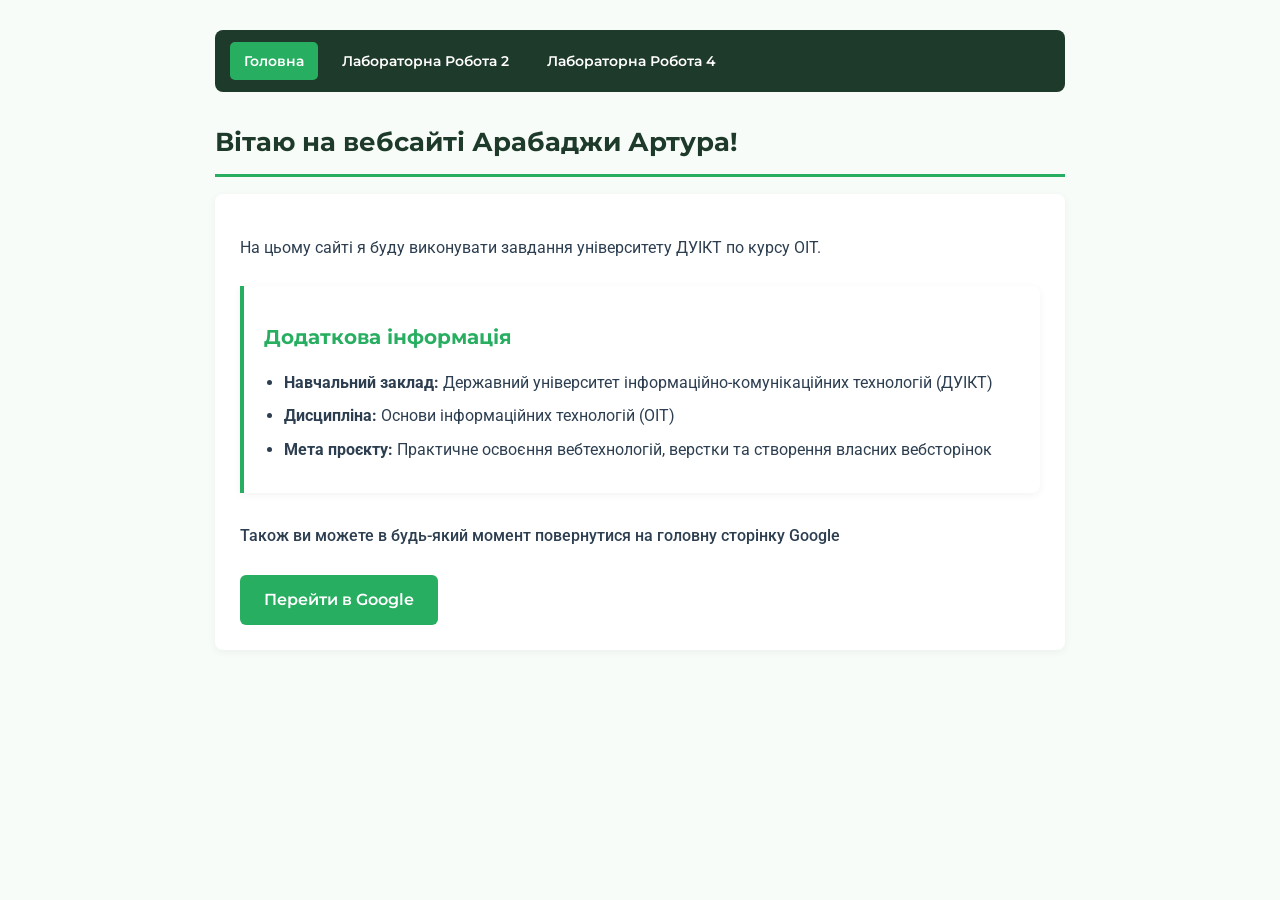
<file: index.html>
<!DOCTYPE html>
<html lang="uk">
<head>
    <meta charset="UTF-8">
    <meta name="viewport" content="width=device-width, initial-scale=1.0">
    <title>Головна — Вебсайт Арабаджи Артура</title>
    
    <!-- Підключення гармонійних шрифтів: Montserrat та Roboto -->
    <link rel="preconnect" href="https://fonts.googleapis.com">
    <link rel="preconnect" href="https://fonts.gstatic.com" crossorigin>
    <link href="https://fonts.googleapis.com/css2?family=Montserrat:wght@600;700&family=Roboto:wght@400;500&display=swap" rel="stylesheet">
<link rel="stylesheet" href="styles.css">
</head>
<body>

    <!-- Навігаційне меню -->
    <nav class="navbar">
        <a href="index.html" class="active">Головна</a>
        <a href="lab2.html">Лабораторна Робота 2</a>
        <a href="lab4.html">Лабораторна Робота 4</a>
    </nav>

    <header>
        <h1>Вітаю на вебсайті Арабаджи Артура!</h1>
    </header>

    <main>
        <p>На цьому сайті я буду виконувати завдання університету ДУІКТ по курсу ОІТ.</p>

        <div class="info-card">
            <h2>Додаткова інформація</h2>
            <ul>
                <li><strong>Навчальний заклад:</strong> Державний університет інформаційно-комунікаційних технологій (ДУІКТ)</li>
                <li><strong>Дисципліна:</strong> Основи інформаційних технологій (ОІТ)</li>
                <li><strong>Мета проєкту:</strong> Практичне освоєння вебтехнологій, верстки та створення власних вебсторінок</li>
            </ul>
        </div>

        <p class="nav-text">Також ви можете в будь-який момент повернутися на головну сторінку Google</p>
<a href="https://google.com" class="btn" target="_blank">Перейти в Google</a>
    </main>
</body>
</html>
</file>
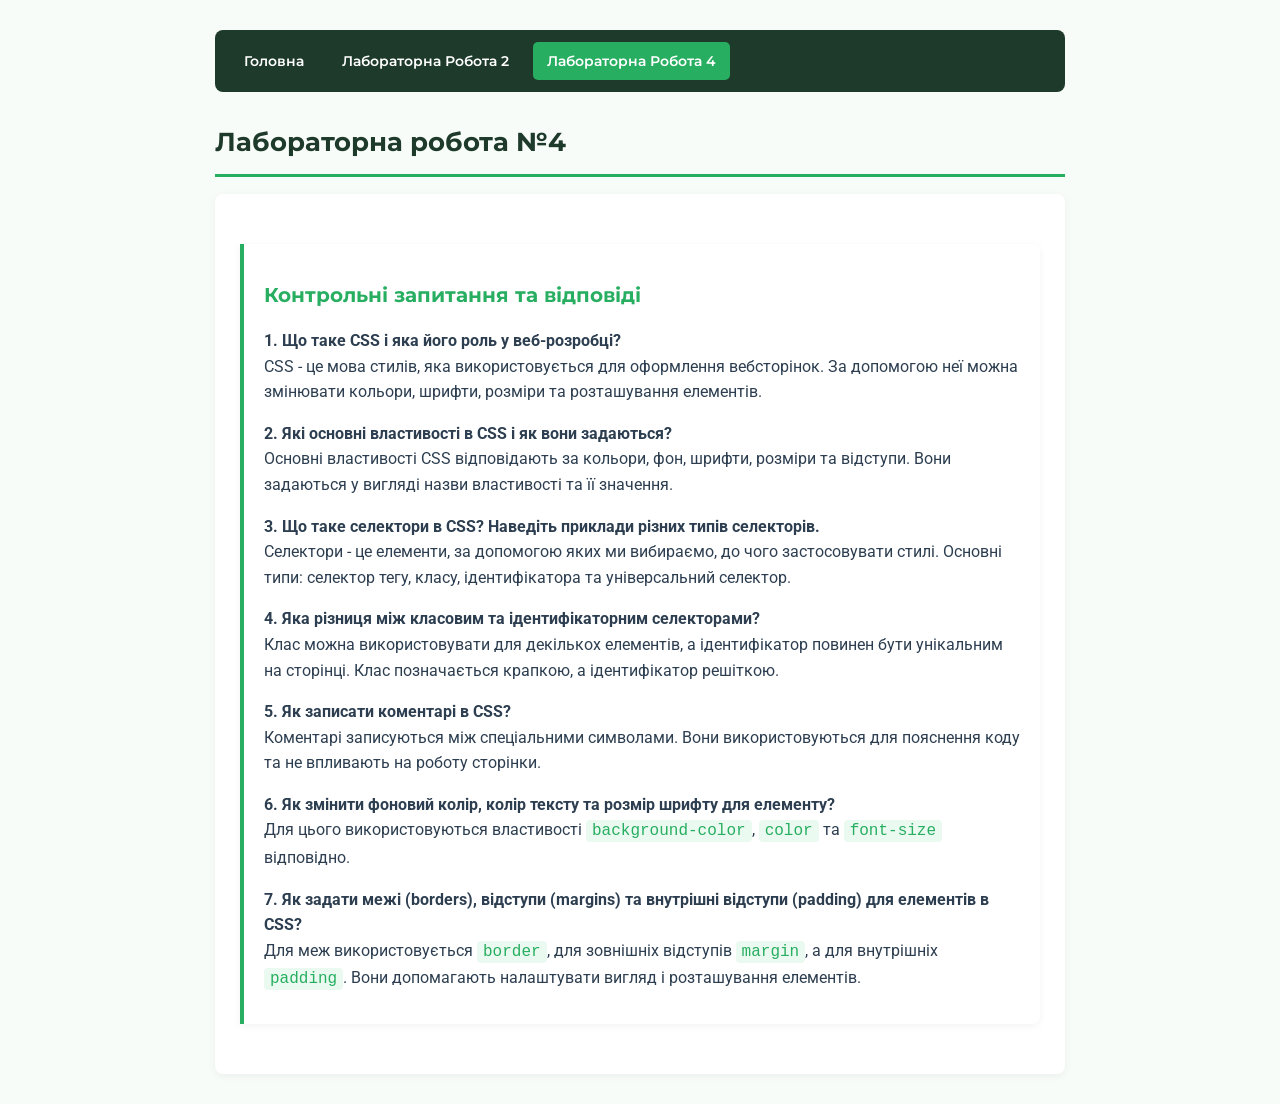
<file: lab4.html>
<!DOCTYPE html>
<html lang="uk">
<head>
    <meta charset="UTF-8">
    <meta name="viewport" content="width=device-width, initial-scale=1.0">
    <title>Лабораторна Робота 4 — Арабаджи Артур</title>
    
    <!-- Підключення шрифтів -->
    <link rel="preconnect" href="https://fonts.googleapis.com">
    <link rel="preconnect" href="https://fonts.gstatic.com" crossorigin>
    <link href="https://fonts.googleapis.com/css2?family=Montserrat:wght@600;700&family=Roboto:wght@400;500&display=swap" rel="stylesheet">  

    <!-- Підключення зовнішнього файлу стилів -->
    <link rel="stylesheet" href="styles.css">
</head>  
<body>  

<!-- Навігаційне меню -->  
<nav class="navbar">  
    <a href="index.html">Головна</a>  
    <a href="lab2.html">Лабораторна Робота 2</a>  
    <a href="lab4.html" class="active">Лабораторна Робота 4</a>  
</nav>  

<header>  
    <h1>Лабораторна робота №4</h1>  
</header>  

<main>  
    <div class="info-card">  
        <h2>Контрольні запитання та відповіді</h2>  
        
        <p><strong>1. Що таке CSS і яка його роль у веб-розробці?</strong><br>
        CSS - це мова стилів, яка використовується для оформлення вебсторінок. За допомогою неї можна змінювати кольори, шрифти, розміри та розташування елементів.</p>

        <p><strong>2. Які основні властивості в CSS і як вони задаються?</strong><br>
        Основні властивості CSS відповідають за кольори, фон, шрифти, розміри та відступи. Вони задаються у вигляді назви властивості та її значення.</p>

        <p><strong>3. Що таке селектори в CSS? Наведіть приклади різних типів селекторів.</strong><br>
        Селектори - це елементи, за допомогою яких ми вибираємо, до чого застосовувати стилі. Основні типи: селектор тегу, класу, ідентифікатора та універсальний селектор.</p>

        <p><strong>4. Яка різниця між класовим та ідентифікаторним селекторами?</strong><br>
        Клас можна використовувати для декількох елементів, а ідентифікатор повинен бути унікальним на сторінці. Клас позначається крапкою, а ідентифікатор решіткою.</p>

        <p><strong>5. Як записати коментарі в CSS?</strong><br>
        Коментарі записуються між спеціальними символами. Вони використовуються для пояснення коду та не впливають на роботу сторінки.</p>

        <p><strong>6. Як змінити фоновий колір, колір тексту та розмір шрифту для елементу?</strong><br>
        Для цього використовуються властивості <code>background-color</code>, <code>color</code> та <code>font-size</code> відповідно.</p>

        <p><strong>7. Як задати межі (borders), відступи (margins) та внутрішні відступи (padding) для елементів в CSS?</strong><br>
        Для меж використовується <code>border</code>, для зовнішніх відступів <code>margin</code>, а для внутрішніх <code>padding</code>. Вони допомагають налаштувати вигляд і розташування елементів.</p>
    </div>  
</main>

</body>  
</html>
</file>
<file: styles.css>
body {  
        font-family: 'Roboto', sans-serif;  
        max-width: 850px;  
        margin: 30px auto;  
        padding: 0 20px;  
        line-height: 1.6;  
        color: #2c3e50;  
        background-color: #f8fcf9;  
    }  

    /* Навігаційне меню */  
    .navbar {  
        display: flex;  
        gap: 10px;  
        background-color: #1e3a2b;  
        padding: 12px 15px;  
        border-radius: 8px;  
        margin-bottom: 30px;  
        flex-wrap: wrap;  
    }  

    .navbar a {  
        color: #ffffff;  
        text-decoration: none;  
        font-family: 'Montserrat', sans-serif;  
        font-weight: 600;  
        font-size: 14px;  
        padding: 8px 14px;  
        border-radius: 5px;  
        transition: background-color 0.3s ease;  
    }  

    .navbar a:hover {  
        background-color: #27ae60;  
    }  

    .navbar a.active {  
        background-color: #27ae60;  
    }  

    /* Заголовки */  
    h1 {  
        font-family: 'Montserrat', sans-serif;  
        color: #1e3a2b;  
        border-bottom: 3px solid #27ae60; /* Зелена лінія */  
        padding-bottom: 12px;  
        font-size: 28px;  
    }  

    h2 {  
        font-family: 'Montserrat', sans-serif;  
        color: #27ae60;  
        margin-top: 20px;  
        font-size: 20px;  
    }  

    /* Інформаційна картка */  
    .info-card {  
        background-color: #ffffff;  
        border-left: 4px solid #27ae60;  
        padding: 15px 20px;  
        margin: 25px 0;  
        border-radius: 0 8px 8px 0;  
        box-shadow: 0 2px 8px rgba(0,0,0,0.05);  
    }  

    ul {  
        padding-left: 20px;  
    }  

    li {  
        margin-bottom: 8px;  
    }  

    .nav-text {  
        margin-top: 30px;  
        font-weight: 500;  
    }  

    /* Зелена кнопка */  
    .btn {  
        display: inline-block;  
        font-family: 'Montserrat', sans-serif;  
        font-weight: 600;  
        background-color: #27ae60;  
        color: white;  
        padding: 12px 24px;  
        text-decoration: none;  
        border-radius: 6px;  
        margin-top: 10px;  
        transition: background-color 0.3s ease;  
    }  

    .btn:hover {  
        background-color: #219150;  
    }
body {
            font-family: 'Roboto', sans-serif;
            max-width: 850px;
            margin: 30px auto;
            padding: 0 20px;
            line-height: 1.6;
            color: #2c3e50;
            background-color: #f8fcf9;
        }

        /* Навігаційне меню сайту */
        .navbar {
            display: flex;
            gap: 10px;
            background-color: #1e3a2b;
            padding: 12px 15px;
            border-radius: 8px;
            margin-bottom: 30px;
            flex-wrap: wrap;
        }

        .navbar a {
            color: #ffffff;
            text-decoration: none;
            font-family: 'Montserrat', sans-serif;
            font-weight: 600;
            font-size: 14px;
            padding: 8px 14px;
            border-radius: 5px;
            transition: background-color 0.3s ease;
        }

        .navbar a:hover {
            background-color: #27ae60;
        }

        .navbar a.active {
            background-color: #27ae60;
        }

        /* Оформлення вмісту лабораторної роботи */
        main {
            background-color: #ffffff;
            padding: 25px;
            border-radius: 8px;
            box-shadow: 0 2px 8px rgba(0,0,0,0.05);
        }

        h1 {
            font-family: 'Montserrat', sans-serif;
            color: #1e3a2b;
            border-bottom: 3px solid #27ae60;
            padding-bottom: 10px;
            font-size: 26px;
        }

        h2 {
            font-family: 'Montserrat', sans-serif;
            color: #27ae60;
            font-size: 20px;
            margin-top: 20px;
        }

        h3 {
            font-family: 'Montserrat', sans-serif;
            color: #1e3a2b;
            font-size: 16px;
        }

        section {
            margin-bottom: 25px;
            padding-bottom: 15px;
            border-bottom: 1px dashed #e0e0e0;
        }

        section:last-of-type {
            border-bottom: none;
        }

        img {
            max-width: 100%;
            height: auto;
            border-radius: 6px;
            margin-top: 10px;
        }

        /* Обмеження розміру лише для логотипа кафедри */
        .kaf-logo {
            max-width: 180px; 
        }

        figure {
            margin: 15px 0;
            text-align: center;
        }

        a {
            color: #27ae60;
            font-weight: 500;
        }

        a:hover {
            text-decoration: underline;
        }

        ul {
            padding-left: 20px;
        }

        li {
            margin-bottom: 8px;
        }
/* Стиль для виділених назв властивостей у тексті */
code {
    background-color: #eafaf1; /* дуже світлий зелений фоновий відтінок */
    color: #27ae60;            /* зелений колір тексту */
    padding: 2px 6px;          /* невеличкі внутрішні відступи для краси */
    border-radius: 4px;        /* заокруглені куточки */
    font-family: 'Courier New', Courier, monospace; /* моноширинний шрифт для коду */
}
</file>
